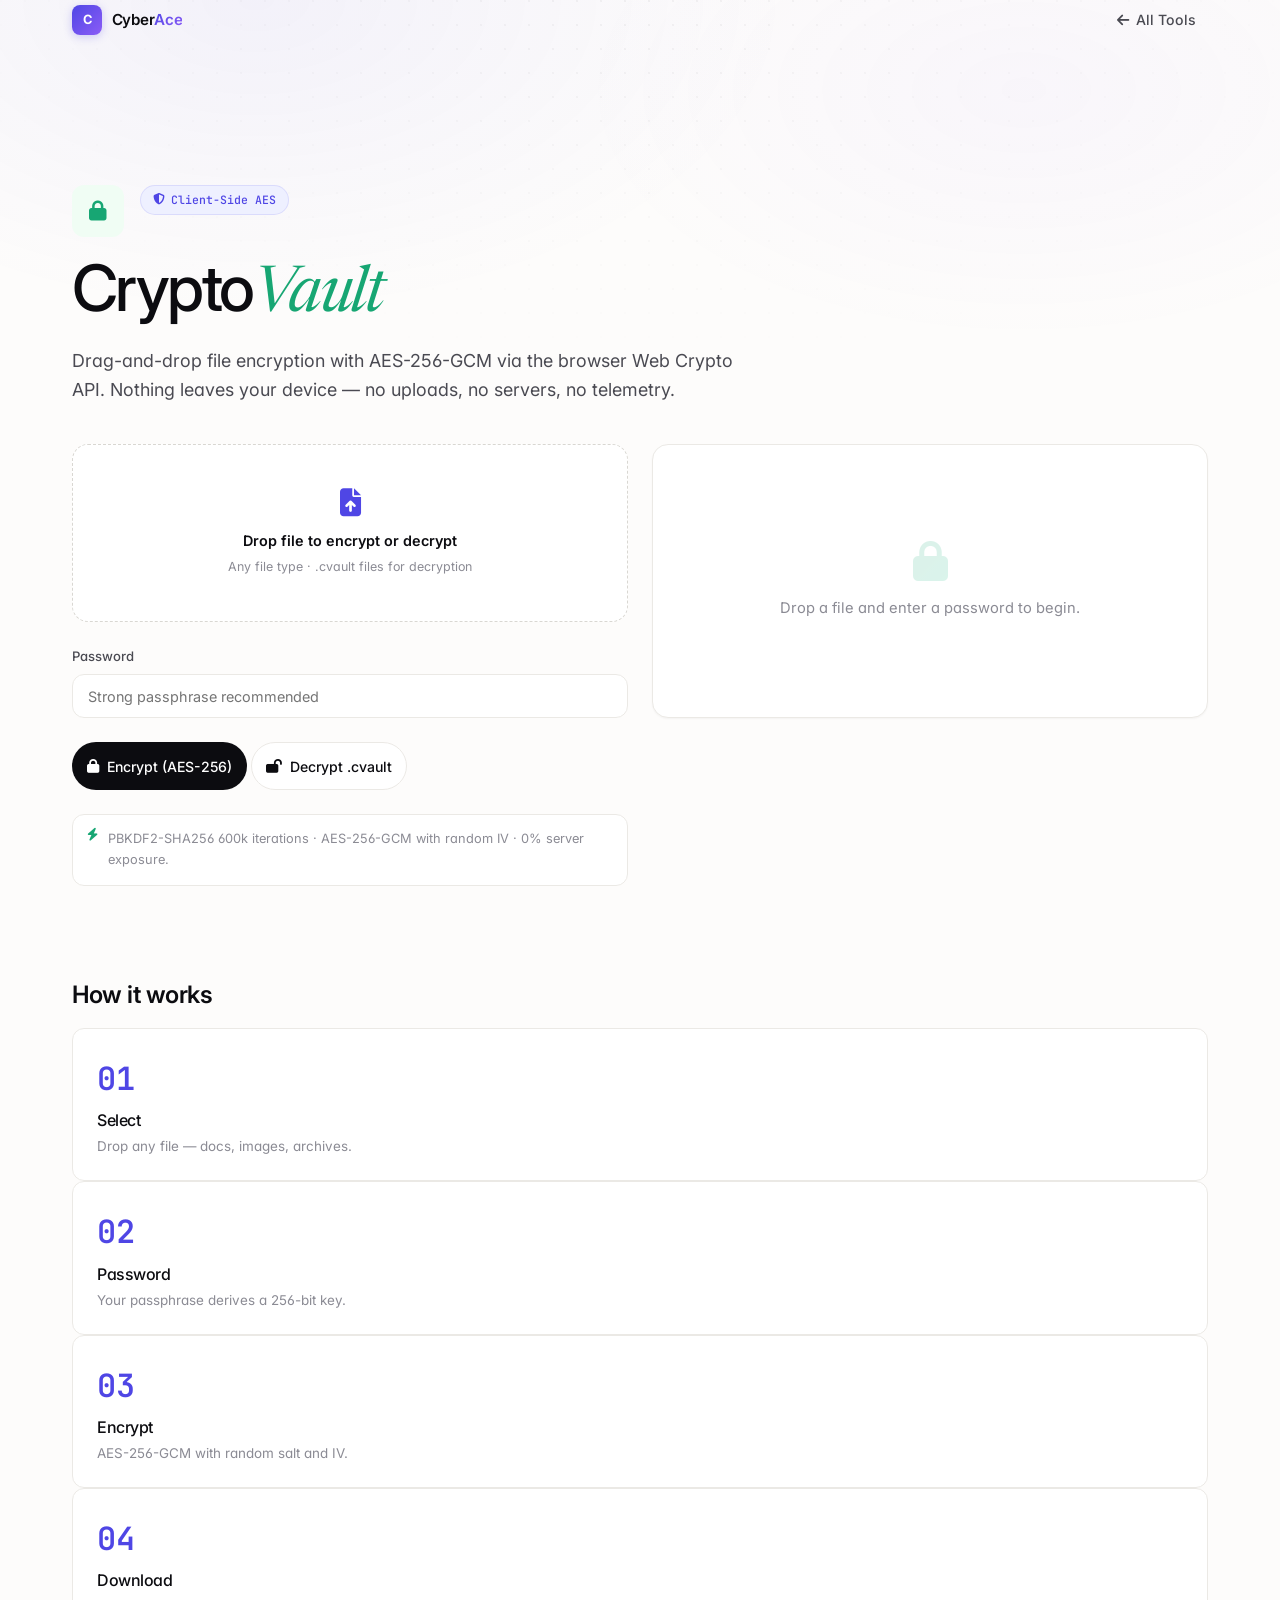
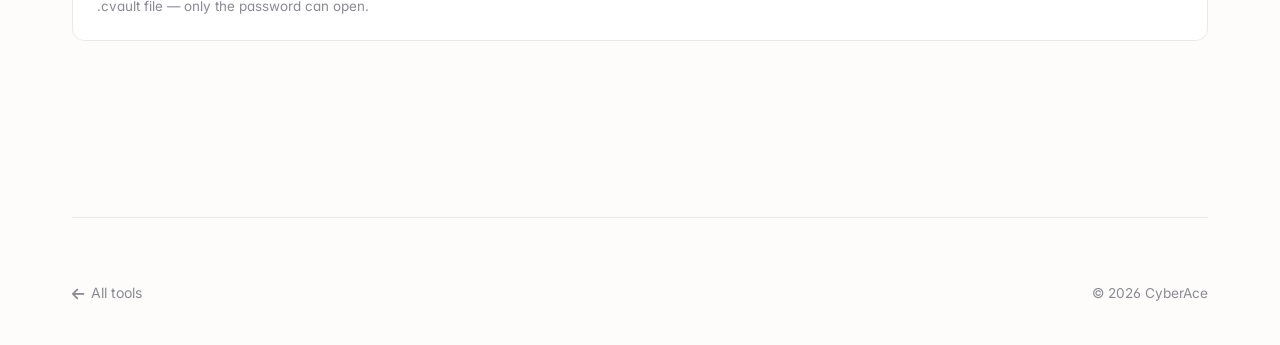
<file: frontend/pages/cryptovault.html>
<!DOCTYPE html>
<html lang="en">
<head>
<meta charset="UTF-8"><meta name="viewport" content="width=device-width, initial-scale=1.0">
<title>CryptoVault — File Encryption · CyberAce</title>
<link rel="icon" type="image/svg+xml" href="data:image/svg+xml,%3Csvg xmlns='http://www.w3.org/2000/svg' viewBox='0 0 100 100'%3E%3Crect width='100' height='100' rx='22' fill='%234f46e5'/%3E%3Ctext x='50' y='68' text-anchor='middle' font-family='Inter' font-weight='700' font-size='52' fill='white'%3EC%3C/text%3E%3C/svg%3E">
<link rel="stylesheet" href="https://cdnjs.cloudflare.com/ajax/libs/font-awesome/6.5.1/css/all.min.css"><link rel="stylesheet" href="../css/style.css">
</head>
<body>
<nav><div class="container" style="display:flex;align-items:center;justify-content:space-between;width:100%;"><a href="../index.html" class="logo"><div class="logo-mark">C</div><span>Cyber<span class="logo-accent">Ace</span></span></a><a href="../index.html#tools" class="btn btn-ghost text-sm"><i class="fa-solid fa-arrow-left"></i> All Tools</a></div></nav>
<div class="container">
<section class="page-header">
    <div style="display:flex;gap:1rem;align-items:flex-start;">
        <div class="bento-icon" style="width:52px;height:52px;border-radius:12px;font-size:1.25rem;background:#f0fdf4;color:var(--success);"><i class="fa-solid fa-lock"></i></div>
        <span class="tool-badge"><i class="fa-solid fa-shield-halved"></i> Client-Side AES</span>
    </div>
    <h1>Crypto<span class="serif" style="color:var(--success);">Vault</span></h1>
    <p class="desc">Drag-and-drop file encryption with AES-256-GCM via the browser Web Crypto API. Nothing leaves your device — no uploads, no servers, no telemetry.</p>
</section>
<div class="grid-2">
<div>
    <div class="upload-zone" id="dz"><i class="fa-solid fa-file-arrow-up"></i><p><strong>Drop file to encrypt or decrypt</strong></p><small>Any file type · .cvault files for decryption</small><input type="file" id="file"></div>
    <p id="fn" class="mono text-sm" style="color:var(--ink-tertiary);margin-top:0.5rem;display:none;"></p>
    <div class="mt-lg"><label class="lbl">Password</label><input type="password" id="pw" class="input" placeholder="Strong passphrase recommended"></div>
    <div class="grid grid-cols-2 gap-3 mt-lg">
        <button id="enc" class="btn btn-primary" style="justify-content:center;padding:0.9rem;"><i class="fa-solid fa-lock"></i> Encrypt (AES-256)</button>
        <button id="dec" class="btn btn-secondary" style="justify-content:center;padding:0.9rem;"><i class="fa-solid fa-lock-open"></i> Decrypt .cvault</button>
    </div>
    <div class="card mt-lg" style="padding:0.9rem;font-size:0.8rem;color:var(--ink-tertiary);display:flex;gap:0.6rem;align-items:flex-start;"><i class="fa-solid fa-bolt mt-0.5" style="color:var(--success);"></i><p>PBKDF2-SHA256 600k iterations · AES-256-GCM with random IV · 0% server exposure.</p></div>
</div>
<div><div class="result-panel" id="res"><div style="text-align:center;padding:4rem 2rem;color:var(--ink-tertiary);"><i class="fa-solid fa-lock" style="font-size:2.5rem;opacity:0.15;margin-bottom:1rem;display:inline-block;background:linear-gradient(135deg,var(--success),#10b981);-webkit-background-clip:text;background-clip:text;color:transparent;"></i><p style="font-size:0.92rem;">Drop a file and enter a password to begin.</p></div></div></div>
</div>
<section>
<h3 style="font-size:1.5rem;margin-bottom:1.25rem;font-weight:600;letter-spacing:-0.02em;">How it works</h3>
<div class="grid grid-cols-4 gap-3">
<div class="feature-card" style="text-align:left;"><span class="mono" style="font-size:2rem;font-weight:600;color:var(--accent);display:block;margin-bottom:0.5rem;">01</span><h4>Select</h4><p style="font-size:0.84rem;color:var(--ink-tertiary);line-height:1.5;">Drop any file — docs, images, archives.</p></div>
<div class="feature-card" style="text-align:left;"><span class="mono" style="font-size:2rem;font-weight:600;color:var(--accent);display:block;margin-bottom:0.5rem;">02</span><h4>Password</h4><p style="font-size:0.84rem;color:var(--ink-tertiary);line-height:1.5;">Your passphrase derives a 256-bit key.</p></div>
<div class="feature-card" style="text-align:left;"><span class="mono" style="font-size:2rem;font-weight:600;color:var(--accent);display:block;margin-bottom:0.5rem;">03</span><h4>Encrypt</h4><p style="font-size:0.84rem;color:var(--ink-tertiary);line-height:1.5;">AES-256-GCM with random salt and IV.</p></div>
<div class="feature-card" style="text-align:left;"><span class="mono" style="font-size:2rem;font-weight:600;color:var(--accent);display:block;margin-bottom:0.5rem;">04</span><h4>Download</h4><p style="font-size:0.84rem;color:var(--ink-tertiary);line-height:1.5;">.cvault file — only the password can open.</p></div>
</div>
</section>
<footer><div class="flex-between flex-wrap gap-3"><a href="../index.html" class="back-link" style="margin-bottom:0;"><i class="fa-solid fa-arrow-left"></i> All tools</a><span>© 2026 CyberAce</span></div></footer>
</div>
<script>
const dz=document.getElementById('dz'),fi=document.getElementById('file'),fn=document.getElementById('fn'),pw=document.getElementById('pw'),enc=document.getElementById('enc'),dec=document.getElementById('dec'),res=document.getElementById('res');
let file=null;
['dragenter','dragover'].forEach(e=>dz.addEventListener(e,ev=>{ev.preventDefault();dz.classList.add('drag');}));
['dragleave','drop'].forEach(e=>dz.addEventListener(e,ev=>{ev.preventDefault();dz.classList.remove('drag');}));
dz.addEventListener('drop',ev=>{if(ev.dataTransfer.files[0]){file=ev.dataTransfer.files[0];showFile();}});
fi.addEventListener('change',ev=>{if(ev.target.files[0]){file=ev.target.files[0];showFile();}});
function showFile(){fn.textContent=`${file.name} (${(file.size/1024).toFixed(1)} KB)`;fn.style.display='block';dz.querySelector('p strong').textContent=file.name;dz.querySelector('small').textContent=file.type||'File ready';}
function buf2hex(b){return Array.from(new Uint8Array(b)).map(x=>x.toString(16).padStart(2,'0')).join('');}
function hex2buf(h){return new Uint8Array(h.match(/.{2}/g).map(b=>parseInt(b,16)));}
async function getKey(salt){const km=await crypto.subtle.importKey('raw',new TextEncoder().encode(pw.value),false,false,['deriveKey']);return crypto.subtle.deriveKey({name:'PBKDF2',salt,iterations:600000,hash:'SHA-256'},km,{name:'AES-GCM',length:256},false,['encrypt','decrypt']);}
enc.addEventListener('click',async()=>{if(!file||!pw.value)return;enc.disabled=true;enc.innerHTML='<span class="loader"></span>';res.innerHTML='<div class="thinking"><span class="loader"></span><span>Encrypting…</span></div>';
const buf=await file.arrayBuffer(),salt=crypto.getRandomValues(new Uint8Array(16)),iv=crypto.getRandomValues(new Uint8Array(12)),key=await getKey(salt),ct=await crypto.subtle.encrypt({name:'AES-GCM',iv},key,buf);
const out=new Blob([salt,iv,new Uint8Array(ct)],{type:'application/octet-stream'});const url=URL.createObjectURL(out);
res.innerHTML=`<div style="padding:1rem;"><label class="lbl">✓ Encrypted</label><div class="finding" style="margin-top:0.5rem;"><i class="fa-solid fa-file-shield" style="color:var(--success);"></i><div><strong>${file.name}.cvault</strong><p class="mono text-sm" style="margin:0.25rem 0 0;color:var(--ink-tertiary);">AES-256-GCM · PBKDF2 600k · ${(out.size/1024).toFixed(1)} KB</p></div></div><a href="${url}" download="${file.name}.cvault" class="btn btn-primary mt-lg" style="justify-content:center;width:100%;padding:0.9rem;"><i class="fa-solid fa-download"></i> Download .cvault</a></div>`;
enc.disabled=false;enc.innerHTML='<i class="fa-solid fa-lock"></i> Encrypt (AES-256)';});
dec.addEventListener('click',async()=>{if(!file||!pw.value)return;dec.disabled=true;dec.innerHTML='<span class="loader"></span>';res.innerHTML='<div class="thinking"><span class="loader"></span><span>Decrypting…</span></div>';
try{const buf=await file.arrayBuffer(),u8=new Uint8Array(buf),salt=u8.slice(0,16),iv=u8.slice(16,28),ct=u8.slice(28),key=await getKey(salt),pt=await crypto.subtle.decrypt({name:'AES-GCM',iv},key,ct);
const out=new Blob([pt]),url=URL.createObjectURL(out);const dn=file.name.replace(/\.cvault$/i,'')+'.decrypted';
res.innerHTML=`<div style="padding:1rem;"><label class="lbl">✓ Decrypted</label><div class="finding" style="margin-top:0.5rem;"><i class="fa-solid fa-file" style="color:var(--success);"></i><div><strong>${dn}</strong><p class="mono text-sm" style="margin:0.25rem 0 0;color:var(--ink-tertiary);">${(out.size/1024).toFixed(1)} KB recovered</p></div></div><a href="${url}" download="${dn}" class="btn btn-primary mt-lg" style="justify-content:center;width:100%;padding:0.9rem;"><i class="fa-solid fa-download"></i> Download</a></div>`;}
catch(e){res.innerHTML=`<div style="padding:1rem;"><label class="lbl" style="color:var(--danger);">Decryption failed</label><p style="margin-top:0.5rem;color:var(--ink-tertiary);font-size:0.9rem;">Wrong password or corrupted file.</p></div>`;}
dec.disabled=false;dec.innerHTML='<i class="fa-solid fa-lock-open"></i> Decrypt .cvault';});
</script>
</body>
</html>
</file>
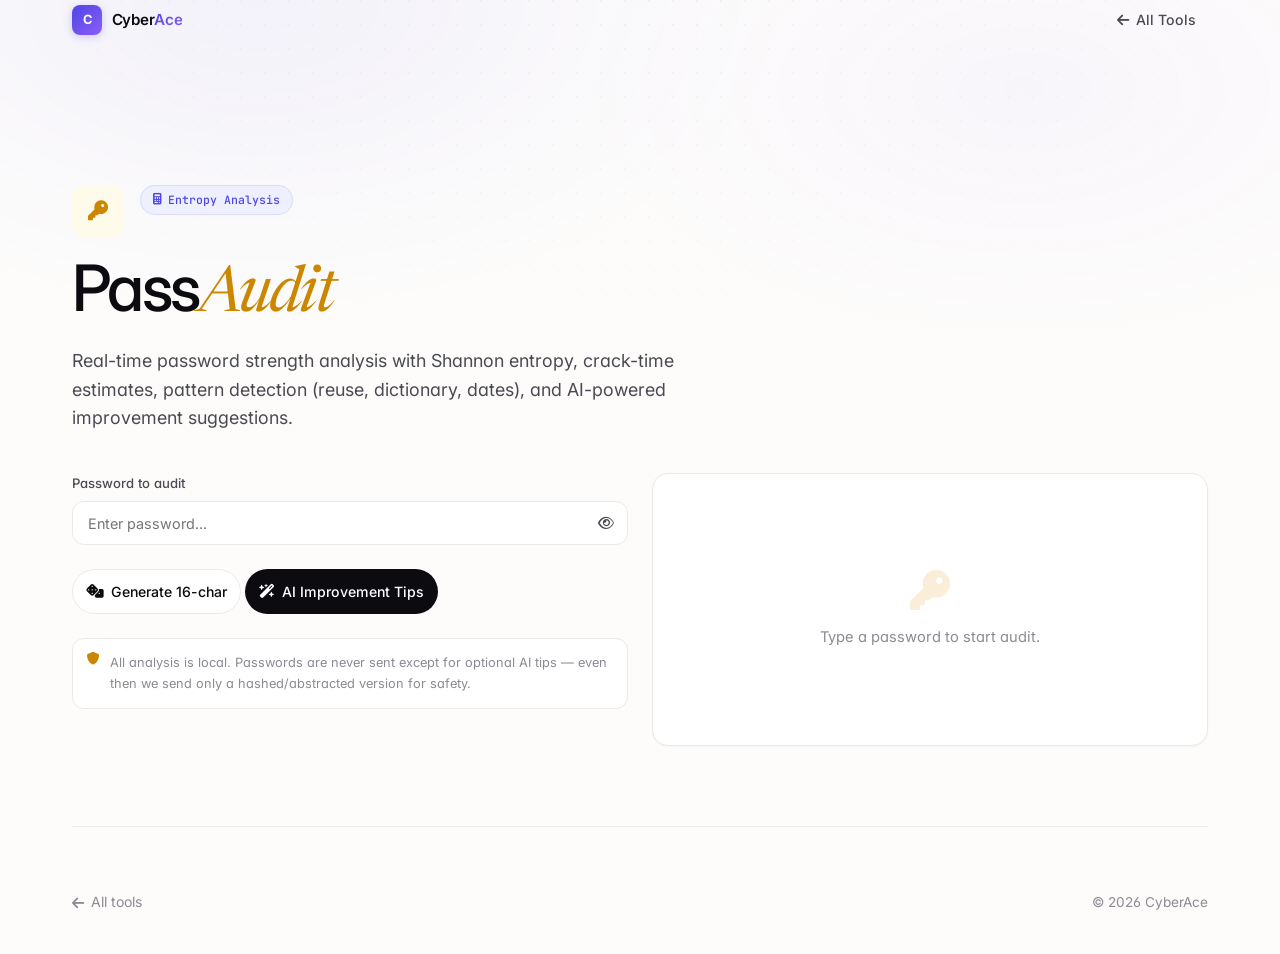
<file: frontend/pages/password-audit.html>
<!DOCTYPE html>
<html lang="en">
<head>
<meta charset="UTF-8"><meta name="viewport" content="width=device-width, initial-scale=1.0">
<title>PassAudit — Password Strength · CyberAce</title>
<link rel="icon" type="image/svg+xml" href="data:image/svg+xml,%3Csvg xmlns='http://www.w3.org/2000/svg' viewBox='0 0 100 100'%3E%3Crect width='100' height='100' rx='22' fill='%234f46e5'/%3E%3Ctext x='50' y='68' text-anchor='middle' font-family='Inter' font-weight='700' font-size='52' fill='white'%3EC%3C/text%3E%3C/svg%3E">
<link rel="stylesheet" href="https://cdnjs.cloudflare.com/ajax/libs/font-awesome/6.5.1/css/all.min.css"><link rel="stylesheet" href="../css/style.css">
</head>
<body>
<nav><div class="container" style="display:flex;align-items:center;justify-content:space-between;width:100%;"><a href="../index.html" class="logo"><div class="logo-mark">C</div><span>Cyber<span class="logo-accent">Ace</span></span></a><a href="../index.html#tools" class="btn btn-ghost text-sm"><i class="fa-solid fa-arrow-left"></i> All Tools</a></div></nav>
<div class="container">
<section class="page-header">
    <div style="display:flex;gap:1rem;align-items:flex-start;">
        <div class="bento-icon" style="width:52px;height:52px;border-radius:12px;font-size:1.25rem;background:#fffbeb;color:var(--warning);"><i class="fa-solid fa-key"></i></div>
        <span class="tool-badge"><i class="fa-solid fa-calculator"></i> Entropy Analysis</span>
    </div>
    <h1>Pass<span class="serif" style="color:var(--warning);">Audit</span></h1>
    <p class="desc">Real-time password strength analysis with Shannon entropy, crack-time estimates, pattern detection (reuse, dictionary, dates), and AI-powered improvement suggestions.</p>
</section>
<div class="grid-2">
<div>
    <label class="lbl">Password to audit</label>
    <div style="position:relative;">
        <input type="password" id="pw" class="input" placeholder="Enter password..." autocomplete="off" style="padding-right:3rem;">
        <button id="eye" class="btn btn-ghost" style="position:absolute;right:0.25rem;top:50%;transform:translateY(-50%);width:2.2rem;height:2.2rem;padding:0;justify-content:center;"><i class="fa-regular fa-eye"></i></button>
    </div>
    <div class="card mt-lg" id="metrics" style="display:none;"></div>
    <div class="grid grid-cols-2 gap-3 mt-lg">
        <button id="gen" class="btn btn-secondary" style="justify-content:center;padding:0.8rem;"><i class="fa-solid fa-dice"></i> Generate 16-char</button>
        <button id="ai" class="btn btn-primary" style="justify-content:center;padding:0.8rem;"><i class="fa-solid fa-wand-magic-sparkles"></i> AI Improvement Tips</button>
    </div>
    <div class="card mt-lg" style="padding:0.9rem;font-size:0.8rem;color:var(--ink-tertiary);display:flex;gap:0.6rem;align-items:flex-start;"><i class="fa-solid fa-shield mt-0.5" style="color:var(--warning);"></i><p>All analysis is local. Passwords are never sent except for optional AI tips — even then we send only a hashed/abstracted version for safety.</p></div>
</div>
<div><div class="result-panel" id="res"><div style="text-align:center;padding:4rem 2rem;color:var(--ink-tertiary);"><i class="fa-solid fa-key" style="font-size:2.5rem;opacity:0.15;margin-bottom:1rem;display:inline-block;background:linear-gradient(135deg,var(--warning),#f59e0b);-webkit-background-clip:text;background-clip:text;color:transparent;"></i><p style="font-size:0.92rem;">Type a password to start audit.</p></div></div></div>
</div>
<footer><div class="flex-between flex-wrap gap-3"><a href="../index.html" class="back-link" style="margin-bottom:0;"><i class="fa-solid fa-arrow-left"></i> All tools</a><span>© 2026 CyberAce</span></div></footer>
</div>
<script>
const pw=document.getElementById('pw'),eye=document.getElementById('eye'),metrics=document.getElementById('metrics'),res=document.getElementById('res'),gen=document.getElementById('gen'),ai=document.getElementById('ai');
eye.onclick=()=>{pw.type=pw.type==='password'?'text':'password';eye.innerHTML=pw.type==='password'?'<i class="fa-regular fa-eye"></i>':'<i class="fa-regular fa-eye-slash"></i>';};
function entropy(p){let cs=0;if(/[a-z]/.test(p))cs+=26;if(/[A-Z]/.test(p))cs+=26;if(/[0-9]/.test(p))cs+=10;if(/[^A-Za-z0-9]/.test(p))cs+=32;return Math.floor(p.length*Math.log2(cs||1));}
function cracktime(e){const g=1e10,t=Math.pow(2,e)/(2*g);if(t<1)return '<1s';if(t<60)return t.toFixed(0)+'s';if(t<3600)return (t/60).toFixed(1)+'m';if(t<86400)return (t/3600).toFixed(1)+'h';if(t<86400*365)return (t/86400).toFixed(1)+' days';if(t<86400*365*1000)return (t/(86400*365)).toFixed(1)+' years';return '≈'+(t/(86400*365*1e9)).toFixed(1)+' billion years';}
function strength(e){return e<28?{l:'Critical',c:'var(--danger)',pc:'pill-critical'}:e<40?{l:'Weak',c:'var(--danger)',pc:'pill-high'}:e<60?{l:'Fair',c:'var(--warning)',pc:'pill-medium'}:e<80?{l:'Strong',c:'var(--accent)',pc:'pill-info'}:{l:'Excellent',c:'var(--success)',pc:'pill-low'};}
const patterns=[{r:/password|123|qwerty|admin|letmein|welcome/i,n:'Common dictionary word'},{r:/(.)\1{2,}/n:'Repeated characters'},{r:/(19|20)\d{2}/n:'Year pattern'},{r:/^\d+$/n:'Numbers only'},{r:/^[a-z]+$/i,n:'Letters only'},{r:/(.)(.)\1\2/,n:'Pattern repetition (abab)'},{r:/01[0-9]|12[0-9]|\d{2}\/\d{2}\/\d{2,4}/,n:'Date pattern'}];
pw.addEventListener('input',()=>{const p=pw.value;if(!p){metrics.style.display='none';res.innerHTML='<div style="text-align:center;padding:4rem 2rem;color:var(--ink-tertiary);"><i class="fa-solid fa-key" style="font-size:2.5rem;opacity:0.15;margin-bottom:1rem;display:inline-block;background:linear-gradient(135deg,var(--warning),#f59e0b);-webkit-background-clip:text;background-clip:text;color:transparent;"></i><p style="font-size:0.92rem;">Type a password to start audit.</p></div>';return;}
const e=entropy(p),s=strength(e),ct=cracktime(e);let issues=[];if(p.length<12)issues.push('Too short (use ≥12 characters)');patterns.forEach(pt=>{if(pt.r.test(p))issues.push(pt.n);});
metrics.style.display='grid';metrics.innerHTML=`<div class="metric-item"><span class="metric-label">Length</span><span class="metric-value">${p.length} chars</span></div><div class="metric-item"><span class="metric-label">Entropy</span><span class="metric-value">${e} bits</span></div><div class="metric-item"><span class="metric-label">Crack time (GPU)</span><span class="metric-value">${ct}</span></div><div class="metric-item"><span class="metric-label">Rating</span><span class="pill ${s.pc}" style="font-size:0.78rem;">${s.l}</span></div>`;
let h=`<div class="flex-between mb-lg"><div><label class="lbl">Strength Score</label><p style="font-size:2.8rem;font-weight:600;letter-spacing:-0.03em;line-height:1;color:${s.c};">${Math.min(e,128)}</p><p class="mono text-sm" style="color:var(--ink-tertiary);margin-top:0.2rem;">bits of entropy</p></div><span class="pill ${s.pc}">${s.l}</span></div><div class="meter"><div class="meter-fill" style="width:${Math.min(e/128*100,100)}%;background:${s.c};"></div></div>`;
h+='<label class="lbl mt-lg">Issues Detected</label>';if(!issues.length)h+=`<div class="finding"><i class="fa-solid fa-circle-check" style="color:var(--success);margin-top:0.15rem;"></i><span>No common patterns detected.</span></div>`;else issues.forEach(i=>h+=`<div class="finding"><i class="fa-solid fa-triangle-exclamation" style="color:var(--warning);margin-top:0.15rem;"></i><span>${i}</span></div>`);
h+=`<div class="card mt-lg" style="padding:0.9rem;background:var(--bg-elev);"><p style="font-size:0.82rem;color:var(--ink-tertiary);margin:0;"><i class="fa-solid fa-circle-info mr-1"></i>Assumes 10 billion guesses/sec (modern GPU cluster). Real-world attack speeds vary.</p></div>`;
res.innerHTML=h;});
gen.onclick=()=>{const ch='ABCDEFGHIJKLMNOPQRSTUVWXYZabcdefghijklmnopqrstuvwxyz0123456789!@#$%^&*';let p='';for(let i=0;i<16;i++)p+=ch[Math.floor(Math.random()*ch.length)];pw.value=p;pw.dispatchEvent(new Event('input'));};
ai.onclick=async()=>{const p=pw.value;if(!p)return;ai.disabled=true;ai.innerHTML='<span class="loader"></span>';
try{const r=await fetch(window.API+'/analyze',{method:'POST',headers:{'Content-Type':'application/json'},body:JSON.stringify({system:'You are a password security expert. Return JSON: {"assessment":"brief judgment","tips":["3 actionable tips"],"suggestion":"strong example phrase/password (do not use exact input)"}.',prompt:`Password characteristics: length ${p.length}, entropy ~${entropy(p)} bits, ${/[A-Z]/.test(p)?'has uppercase,':''} ${/[0-9]/.test(p)?'has digits,':''} ${/[^A-Za-z0-9]/.test(p)?'has symbols':''}. Give tips without revealing the password.`})});
const d=await r.json();let a=JSON.parse(d.result.replace(/```json/g,'').replace(/```/g,'').trim());
const ex=document.createElement('div');ex.className='mt-lg';ex.innerHTML=`<label class="lbl" style="color:var(--accent);"><i class="fa-solid fa-wand-magic-sparkles mr-1"></i> AI Tips</label><p style="line-height:1.7;margin:0.5rem 0;font-size:0.92rem;">${a.assessment}</p><ul style="margin:0.5rem 0 1rem;padding-left:1.2rem;line-height:1.8;font-size:0.88rem;color:var(--ink-secondary);">${a.tips.map(t=>'<li>'+t+'</li>').join('')}</ul><div style="padding:0.9rem;border-radius:var(--r-md);background:#eef0ff;border:1px solid #c7d2fe;"><strong style="font-size:0.82rem;color:var(--accent);display:block;margin-bottom:0.3rem;"><i class="fa-solid fa-lightbulb mr-1"></i>Example</strong><span class="mono text-sm">${a.suggestion}</span></div>`;res.appendChild(ex);}
catch(e){}ai.disabled=false;ai.innerHTML='<i class="fa-solid fa-wand-magic-sparkles"></i> AI Improvement Tips';};
</script>
</body>
</html>
</file>
<file: frontend/css/style.css>
/* ==========================================================================
   CyberAce — Award-Winning Design System
   Refined editorial light theme inspired by Linear, Vercel, Stripe
   ========================================================================== */

@import url('https://fonts.googleapis.com/css2?family=Inter:wght@300;400;500;600;700;800&family=JetBrains+Mono:wght@400;500&family=Newsreader:ital,opsz,wght@0,6..72,400;0,6..72,500;1,6..72,400&display=swap');

*, *::before, *::after { box-sizing: border-box; margin: 0; padding: 0; }

:root {
    /* Palette — warm white, deep ink, sophisticated indigo accent */
    --bg: #fdfcfb;
    --bg-elevated: #ffffff;
    --bg-subtle: #f7f6f4;
    --ink: #0c0c10;
    --ink-secondary: #4a4a52;
    --ink-tertiary: #8b8b94;
    --ink-faint: #bdbdc5;
    --line: #ebe9e5;
    --line-strong: #d9d7d2;
    --accent: #4f46e5;
    --accent-hover: #4338ca;
    --accent-soft: #eef0ff;
    --accent-soft2: #f5f5ff;
    --danger: #e5484d;
    --success: #17a673;
    --warning: #cb8700;
    --info: #0891b2;
    /* Shadows — extremely soft and deep */
    --shadow-xs: 0 1px 2px rgba(12,12,16,0.04);
    --shadow-sm: 0 1px 3px rgba(12,12,16,0.04), 0 4px 12px rgba(12,12,16,0.03);
    --shadow-md: 0 2px 8px rgba(12,12,16,0.04), 0 12px 32px rgba(12,12,16,0.06);
    --shadow-lg: 0 4px 16px rgba(12,12,16,0.05), 0 24px 60px rgba(12,12,16,0.09);
    --shadow-glow: 0 0 0 1px rgba(79,70,229,0.06), 0 8px 32px rgba(79,70,229,0.12);
    /* Radii */
    --r-sm: 8px;
    --r-md: 12px;
    --r-lg: 16px;
    --r-xl: 20px;
    --r-pill: 100px;
    /* Transitions */
    --ease: cubic-bezier(0.22, 1, 0.36, 1);
}

html { scroll-behavior: smooth; -webkit-font-smoothing: antialiased; -moz-osx-font-smoothing: grayscale; text-rendering: optimizeLegibility; }

body {
    font-family: 'Inter', -apple-system, BlinkMacSystemFont, sans-serif;
    font-size: 16px;
    line-height: 1.6;
    color: var(--ink);
    background: var(--bg);
    overflow-x: hidden;
    font-feature-settings: "cv02","cv03","cv04","cv11","ss01";
}

/* Ambient background — sophisticated noise-free gradient washes */
body::before {
    content: "";
    position: fixed;
    inset: 0;
    pointer-events: none;
    z-index: -1;
    background:
        radial-gradient(ellipse 60% 50% at 20% 0%, rgba(79,70,229,0.06), transparent 70%),
        radial-gradient(ellipse 50% 40% at 80% 10%, rgba(139,92,246,0.04), transparent 70%);
}
body::after {
    content: "";
    position: fixed;
    inset: 0;
    pointer-events: none;
    z-index: -1;
    background-image:
        radial-gradient(circle at 1px 1px, rgba(12,12,16,0.045) 1px, transparent 0);
    background-size: 24px 24px;
    mask-image: radial-gradient(ellipse 80% 60% at 50% 0%, black 0%, transparent 70%);
    -webkit-mask-image: radial-gradient(ellipse 80% 60% at 50% 0%, black 0%, transparent 70%);
}

::selection { background: var(--accent); color: #fff; }
:focus-visible { outline: 2px solid var(--accent); outline-offset: 2px; }

::-webkit-scrollbar { width: 10px; height: 10px; }
::-webkit-scrollbar-track { background: transparent; }
::-webkit-scrollbar-thumb { background: var(--line); border-radius: 10px; border: 2px solid var(--bg); }
::-webkit-scrollbar-thumb:hover { background: var(--line-strong); }

/* Typography */
h1, h2, h3, h4, h5, h6 {
    font-weight: 500;
    letter-spacing: -0.03em;
    line-height: 1.1;
    color: var(--ink);
}
.serif { font-family: 'Newsreader', Georgia, serif; font-style: italic; font-weight: 400; }
.mono { font-family: 'JetBrains Mono', monospace; }
.text-balance { text-wrap: balance; }

a { color: inherit; text-decoration: none; }

/* Layout */
.container {
    width: 100%;
    max-width: 1200px;
    margin: 0 auto;
    padding: 0 2rem;
    position: relative;
}

/* ==========================================================================
   Navigation — floating pill, glass effect
   ========================================================================== */
.nav {
    position: fixed;
    top: 1.25rem;
    left: 50%;
    transform: translateX(-50%);
    width: calc(100% - 2.5rem);
    max-width: 1140px;
    z-index: 100;
    display: flex;
    align-items: center;
    justify-content: space-between;
    padding: 0.5rem 0.5rem 0.5rem 1.25rem;
    background: rgba(255,255,255,0.72);
    backdrop-filter: saturate(180%) blur(20px);
    -webkit-backdrop-filter: saturate(180%) blur(20px);
    border: 1px solid rgba(255,255,255,0.6);
    box-shadow: var(--shadow-sm), 0 0 0 1px rgba(12,12,16,0.03);
    border-radius: var(--r-pill);
    transition: all 0.3s var(--ease);
}
.nav.scrolled {
    box-shadow: var(--shadow-md);
    background: rgba(255,255,255,0.88);
}
.logo {
    display: flex;
    align-items: center;
    gap: 0.6rem;
    font-weight: 600;
    font-size: 0.95rem;
    font-family: 'Inter', sans-serif;
    letter-spacing: -0.01em;
}
.logo-mark {
    width: 30px; height: 30px;
    border-radius: 8px;
    background: linear-gradient(135deg, var(--accent), #8b5cf6);
    display: flex; align-items: center; justify-content: center;
    color: white; font-weight: 700; font-size: 0.8rem;
    box-shadow: 0 2px 8px rgba(79,70,229,0.25);
    transition: transform 0.3s var(--ease);
}
.logo:hover .logo-mark { transform: rotate(-8deg) scale(1.05); }
.logo-accent { background: linear-gradient(135deg, var(--accent), #8b5cf6); -webkit-background-clip: text; background-clip: text; color: transparent; }
.nav-links { display: flex; gap: 0.15rem; }
.nav-links a {
    padding: 0.45rem 0.85rem;
    font-size: 0.88rem;
    color: var(--ink-secondary);
    border-radius: var(--r-pill);
    transition: all 0.2s;
}
.nav-links a:hover { background: var(--bg-subtle); color: var(--ink); }
.nav-actions { display: flex; gap: 0.4rem; align-items: center; }

/* ==========================================================================
   Buttons
   ========================================================================== */
.btn {
    display: inline-flex;
    align-items: center;
    gap: 0.45rem;
    padding: 0.65rem 1.1rem;
    border-radius: var(--r-pill);
    font-size: 0.88rem;
    font-weight: 500;
    font-family: inherit;
    border: 1px solid transparent;
    cursor: pointer;
    transition: all 0.2s var(--ease);
    white-space: nowrap;
}
.btn-primary {
    background: var(--ink);
    color: white;
    position: relative;
    overflow: hidden;
}
.btn-primary:hover {
    background: var(--accent);
    transform: translateY(-1px);
    box-shadow: 0 8px 24px rgba(79,70,229,0.28);
}
.btn-secondary {
    background: var(--bg-elevated);
    color: var(--ink);
    border-color: var(--line);
}
.btn-secondary:hover { border-color: var(--line-strong); transform: translateY(-1px); box-shadow: var(--shadow-sm); }
.btn-ghost {
    background: transparent;
    color: var(--ink-secondary);
    padding: 0.5rem 0.7rem;
}
.btn-ghost:hover { background: var(--bg-subtle); color: var(--ink); }
.btn-icon {
    width: 36px; height: 36px;
    padding: 0;
    display: inline-flex; align-items: center; justify-content: center;
    border-radius: var(--r-pill);
    border: 1px solid var(--line);
    background: var(--bg-elevated);
    color: var(--ink-secondary);
    cursor: pointer;
    transition: all 0.2s;
}
.btn-icon:hover { border-color: var(--accent); color: var(--accent); }

/* ==========================================================================
   Hero
   ========================================================================== */
.hero {
    padding: 11rem 0 7rem;
    text-align: center;
    position: relative;
}
.hero-badge {
    display: inline-flex;
    align-items: center;
    gap: 0.5rem;
    padding: 0.4rem 0.9rem;
    border-radius: var(--r-pill);
    border: 1px solid var(--line);
    background: var(--bg-elevated);
    font-family: 'JetBrains Mono', monospace;
    font-size: 0.72rem;
    color: var(--ink-tertiary);
    margin-bottom: 2.5rem;
    box-shadow: var(--shadow-xs);
}
.status-dot {
    width: 7px; height: 7px;
    border-radius: 50%;
    background: var(--success);
    box-shadow: 0 0 8px var(--success);
    animation: pulse 2s infinite;
}
@keyframes pulse {
    0%, 100% { box-shadow: 0 0 0 0 rgba(23,166,115,0.5); }
    50% { box-shadow: 0 0 0 5px rgba(23,166,115,0); }
}
.hero h1 {
    font-size: clamp(3rem, 7vw, 5.75rem);
    line-height: 0.98;
    max-width: 13ch;
    margin: 0 auto 1.75rem;
    letter-spacing: -0.045em;
    font-weight: 600;
}
.gradient-text {
    background: linear-gradient(135deg, var(--accent) 0%, #8b5cf6 50%, #ec4899 100%);
    -webkit-background-clip: text;
    background-clip: text;
    color: transparent;
}
.hero p.lead {
    font-size: 1.2rem;
    color: var(--ink-secondary);
    max-width: 48ch;
    margin: 0 auto 2.75rem;
    line-height: 1.65;
    font-weight: 400;
}
.hero-cta { display: flex; justify-content: center; gap: 0.6rem; flex-wrap: wrap; }

/* ==========================================================================
   Bento Grid
   ========================================================================== */
.bento {
    display: grid;
    grid-template-columns: repeat(4, 1fr);
    grid-template-rows: repeat(2, 240px);
    gap: 0.875rem;
    margin-top: 5.5rem;
    text-align: left;
}
.bento-card {
    background: var(--bg-elevated);
    border: 1px solid var(--line);
    border-radius: var(--r-xl);
    padding: 1.75rem;
    position: relative;
    overflow: hidden;
    transition: all 0.4s var(--ease);
    cursor: pointer;
    display: flex;
    flex-direction: column;
}
.bento-card:hover {
    transform: translateY(-4px);
    border-color: var(--line-strong);
    box-shadow: var(--shadow-lg);
}
.bento-card:hover .bento-corner { opacity: 1; }
.bento-card:hover .bento-arrow { transform: translate(4px, -4px); color: var(--accent); }
.bento-corner {
    position: absolute;
    top: 0; right: 0;
    width: 150px; height: 150px;
    background: radial-gradient(circle at top right, rgba(79,70,229,0.08), transparent 70%);
    opacity: 0;
    transition: opacity 0.4s;
    pointer-events: none;
}
.bento-card.large { grid-column: span 2; grid-row: span 2; }
.bento-card.wide { grid-column: span 2; }
.bento-icon {
    width: 42px; height: 42px;
    border-radius: 10px;
    display: inline-flex; align-items: center; justify-content: center;
    font-size: 1.05rem;
    margin-bottom: auto;
}
.bento-card h3 {
    font-size: 1.25rem;
    margin-top: 1.25rem;
    margin-bottom: 0.5rem;
    letter-spacing: -0.02em;
}
.bento-card p {
    font-size: 0.88rem;
    color: var(--ink-tertiary);
    line-height: 1.55;
}
.bento-arrow {
    position: absolute; top: 1.5rem; right: 1.5rem;
    color: var(--ink-faint);
    transition: all 0.3s var(--ease);
    font-size: 0.85rem;
}
.bento-tags {
    display: flex; gap: 0.3rem;
    flex-wrap: wrap;
    margin-top: 1rem;
}
.tag {
    display: inline-flex;
    align-items: center;
    gap: 0.3rem;
    padding: 0.25rem 0.6rem;
    border-radius: var(--r-pill);
    font-size: 0.72rem;
    font-family: 'JetBrains Mono', monospace;
    background: var(--bg-subtle);
    color: var(--ink-tertiary);
}
/* ==========================================================================
   Sections
   ========================================================================== */
section { padding: 6rem 0; position: relative; }
.section-eyebrow {
    display: inline-flex; align-items: center; gap: 0.5rem;
    font-family: 'JetBrains Mono', monospace;
    font-size: 0.7rem;
    text-transform: uppercase;
    letter-spacing: 0.12em;
    color: var(--accent);
    margin-bottom: 1rem;
    font-weight: 500;
}
.section-eyebrow::before {
    content: "";
    width: 20px; height: 1px;
    background: var(--accent);
}
.section-title {
    font-size: clamp(2.2rem, 4.2vw, 3.2rem);
    letter-spacing: -0.035em;
    margin-bottom: 1.25rem;
    max-width: 20ch;
    line-height: 1.05;
}
.section-desc {
    font-size: 1.08rem;
    color: var(--ink-secondary);
    max-width: 52ch;
    line-height: 1.6;
}

.stat-card {
    padding: 1.5rem;
    border: 1px solid var(--line);
    border-radius: var(--r-lg);
    background: var(--bg-elevated);
}
.stat-num {
    font-size: 3rem;
    font-weight: 600;
    letter-spacing: -0.04em;
    line-height: 1;
    background: linear-gradient(135deg, var(--ink), var(--accent));
    -webkit-background-clip: text;
    background-clip: text;
    color: transparent;
}
.stat-label {
    font-size: 0.82rem;
    color: var(--ink-tertiary);
    margin-top: 0.4rem;
}

.feature-card {
    padding: 1.5rem;
    border: 1px solid var(--line);
    border-radius: var(--r-md);
    background: var(--bg-elevated);
    transition: all 0.3s var(--ease);
}
.feature-card:hover { transform: translateY(-3px); border-color: var(--line-strong); box-shadow: var(--shadow-sm); }
.feature-icon { font-size: 1.2rem; color: var(--accent); margin-bottom: 1rem; display: inline-block; }
.feature-card h4 { font-size: 1rem; margin-bottom: 0.4rem; }
.feature-card p { font-size: 0.86rem; color: var(--ink-tertiary); line-height: 1.55; }

/* ==========================================================================
   Project pages
   ========================================================================== */
.page-header {
    padding: 9rem 0 2.5rem;
}
.back-link {
    display: inline-flex; align-items: center; gap: 0.45rem;
    font-size: 0.88rem;
    color: var(--ink-tertiary);
    margin-bottom: 2.5rem;
    transition: gap 0.3s var(--ease), color 0.2s;
}
.back-link:hover { gap: 0.75rem; color: var(--ink); }
.tool-badge {
    display: inline-flex; align-items: center; gap: 0.4rem;
    padding: 0.32rem 0.75rem;
    border-radius: var(--r-pill);
    font-family: 'JetBrains Mono', monospace;
    font-size: 0.72rem;
    font-weight: 500;
    background: var(--accent-soft);
    color: var(--accent);
    border: 1px solid rgba(79,70,229,0.12);
}
.page-header h1 {
    font-size: clamp(2.4rem, 5vw, 4rem);
    margin: 1rem 0;
    max-width: 18ch;
    letter-spacing: -0.04em;
}
.page-header p.desc {
    font-size: 1.12rem;
    color: var(--ink-secondary);
    max-width: 62ch;
    line-height: 1.6;
}

/* Tool UI */
.upload-zone {
    border: 1.5px dashed var(--line-strong);
    border-radius: var(--r-lg);
    padding: 2.75rem 2rem;
    text-align: center;
    background: var(--bg-elevated);
    cursor: pointer;
    transition: all 0.25s var(--ease);
    position: relative;
}
.upload-zone:hover, .upload-zone.drag {
    border-color: var(--accent);
    background: var(--accent-soft2);
}
.upload-zone i {
    font-size: 1.75rem;
    color: var(--accent);
    margin-bottom: 0.75rem;
    display: block;
}
.upload-zone p { color: var(--ink-secondary); font-size: 0.9rem; }
.upload-zone p strong { color: var(--ink); font-weight: 600; }
.upload-zone small { font-size: 0.78rem; color: var(--ink-tertiary); display: block; margin-top: 0.3rem; }
.upload-zone input { position: absolute; inset: 0; opacity: 0; cursor: pointer; }

.input, .textarea {
    width: 100%;
    padding: 0.78rem 0.95rem;
    border: 1px solid var(--line);
    border-radius: var(--r-md);
    background: var(--bg-elevated);
    font-family: inherit;
    font-size: 0.9rem;
    color: var(--ink);
    transition: border-color 0.2s, box-shadow 0.2s;
}
.textarea { resize: vertical; min-height: 150px; font-family: 'JetBrains Mono', monospace; font-size: 0.8rem; line-height: 1.65; }
.input:focus, .textarea:focus {
    outline: none;
    border-color: var(--accent);
    box-shadow: 0 0 0 3px rgba(79,70,229,0.08);
}
label.lbl {
    display: block;
    font-size: 0.82rem;
    font-weight: 500;
    color: var(--ink-secondary);
    margin-bottom: 0.45rem;
}

.result-panel {
    background: var(--bg-elevated);
    border: 1px solid var(--line);
    border-radius: var(--r-lg);
    padding: 2rem;
    box-shadow: var(--shadow-xs);
}
.meter { height: 5px; background: var(--line); border-radius: 3px; overflow: hidden; margin: 1rem 0; }
.meter-fill { height: 100%; width: 0; border-radius: 3px; transition: width 1.2s var(--ease); }

.pill { display: inline-flex; align-items: center; gap: 0.35rem; padding: 0.3rem 0.7rem; border-radius: var(--r-pill); font-size: 0.72rem; font-family: 'JetBrains Mono', monospace; font-weight: 500; }
.pill-critical { background: #fef2f2; color: #991b1b; border: 1px solid #fecaca; }
.pill-high { background: #fff7ed; color: #9a3412; border: 1px solid #fed7aa; }
.pill-medium { background: #fffbeb; color: #92400e; border: 1px solid #fde68a; }
.pill-low { background: #f0fdf4; color: #166534; border: 1px solid #bbf7d0; }
.pill-info { background: var(--bg-subtle); color: var(--ink-secondary); border: 1px solid var(--line); }

.finding {
    display: flex; gap: 0.6rem; align-items: flex-start;
    padding: 0.7rem 0.85rem;
    border-radius: var(--r-sm);
    background: var(--bg-subtle);
    font-size: 0.87rem;
    margin-bottom: 0.4rem;
}

.card {
    background: var(--bg-elevated);
    border: 1px solid var(--line);
    border-radius: var(--r-md);
    padding: 1.5rem;
    transition: all 0.3s;
}

.loader {
    width: 16px; height: 16px;
    border: 2px solid var(--line);
    border-top-color: var(--accent);
    border-radius: 50%;
    animation: spin 0.7s linear infinite;
    display: inline-block;
}
@keyframes spin { to { transform: rotate(360deg); } }

.thinking { display: flex; align-items: center; gap: 0.7rem; padding: 2.5rem; color: var(--ink-tertiary); font-style: italic; font-size: 0.9rem; justify-content: center; }

.grid-2 { display: grid; grid-template-columns: 1fr 1fr; gap: 1.5rem; align-items: start; }

footer {
    padding: 4rem 0 2.5rem;
    border-top: 1px solid var(--line);
    margin-top: 5rem;
    font-size: 0.85rem;
    color: var(--ink-tertiary);
}
.flex-between { display: flex; align-items: center; justify-content: space-between; }
.gap-sm { gap: 0.5rem; } .gap-md { gap: 1rem; } .gap-lg { gap: 1.5rem; }
.mt-md { margin-top: 1rem; } .mt-lg { margin-top: 1.5rem; } .mt-xl { margin-top: 2.5rem; }
.mb-md { margin-bottom: 1rem; } .mb-lg { margin-bottom: 1.5rem; } .mb-xl { margin-bottom: 2.5rem; }
.text-muted { color: var(--ink-tertiary); }
.tabs { display: flex; gap: 0.25rem; border-bottom: 1px solid var(--line); margin-bottom: 1.5rem; }
.tab {
    padding: 0.7rem 0.25rem;
    margin-right: 1.5rem;
    border: none;
    background: none;
    font-family: inherit;
    font-size: 0.92rem;
    font-weight: 500;
    color: var(--ink-tertiary);
    border-bottom: 2px solid transparent;
    cursor: pointer;
    transition: all 0.2s;
}
.tab.active { color: var(--accent); border-bottom-color: var(--accent); }

@media (max-width: 960px) {
    .grid-2 { grid-template-columns: 1fr; }
    .bento { grid-template-columns: 1fr 1fr; grid-template-rows: auto; }
    .bento-card.large, .bento-card.wide { grid-column: span 2; grid-row: auto; }
    .feature-grid { grid-template-columns: 1fr !important; }
}
@media (max-width: 600px) {
    .bento { grid-template-columns: 1fr; }
    .bento-card.large, .bento-card.wide { grid-column: span 1; }
    .container { padding: 0 1.25rem; }
    .nav-links { display: none; }
}
</file>
